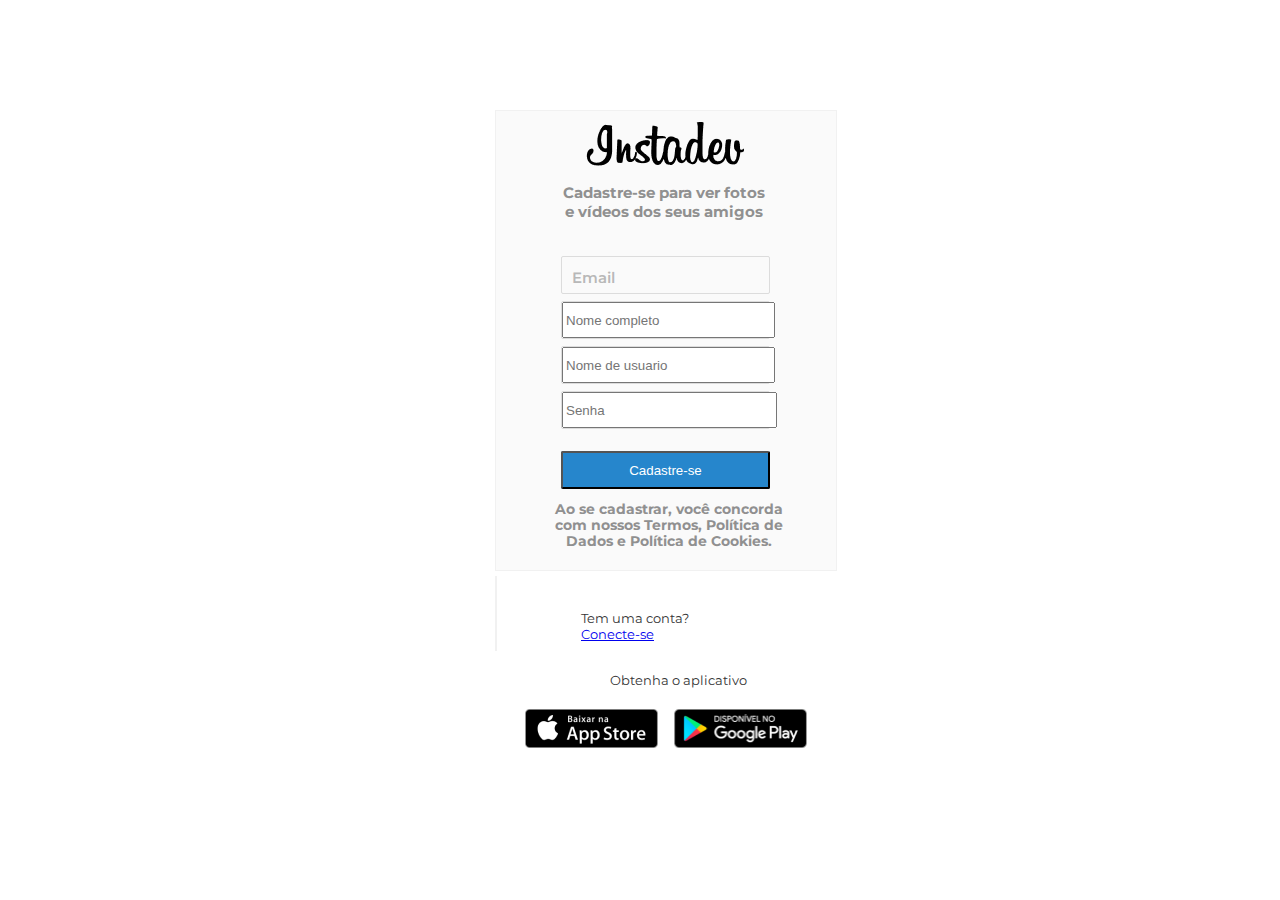
<file: InstaDevFront/Cadastro/Index.html>
<!DOCTYPE html>
<html lang="pt-br">

<head>
    <meta charset="UTF-8">
    <meta name="viewport" content="width=device-width, initial-scale=1.0">
    <link rel="stylesheet" href="CSS/style.css" />
    <title>Cadastro</title>
</head>

<body>
    <header class="boxprincipal">
        <div class="logo">
            <img src="img/Instadev.png" alt="logo Instadev">
        </div>

        <div class="texto1">
            <h2>Cadastre-se para ver fotos <br> e vídeos dos seus amigos</h2>
        </div>

        <div class="box">
            <h3>Email</h3>
        </div>

        <div class="box1">
            <input type="Nome completo" placeholder="Nome completo" style="width: 205px; height: 30px;">
        </div>

        <div class="box2">
            <input type="Nome de usuario" placeholder="Nome de usuario" style="width: 205px; height: 30px;">
        </div>

        <div class="box3">
            <input type="Senha" placeholder="Senha" style="width: 207px; height: 30px;">
        </div> 

        <div class="box4">
            <button type="submit">Cadastre-se</button>
        </div>


        <div class="texto2">
            <h2>Ao se cadastrar, você concorda com nossos Termos, Política de Dados e Política de Cookies.</h2>
        </div>

        <section class="boxprincipal2">
            <div class="text">
                <p>Tem uma conta? <a href="../HTML & CSS - Login/Index.html">Conecte-se</a></p>
            </div>
        </section>

        <section class="final">
            <div class="textfinal">
                <p>Obtenha o aplicativo</p>
            </div>

            <div class="img1">
                <img src="img/app_store 1.png" alt="logo app store">
            </div>

            <div class="img2">
                <img src="img/google_play 1.png" alt="logo google play">
            </div>
        </section>
    </header>

</body>

</html>
</file>
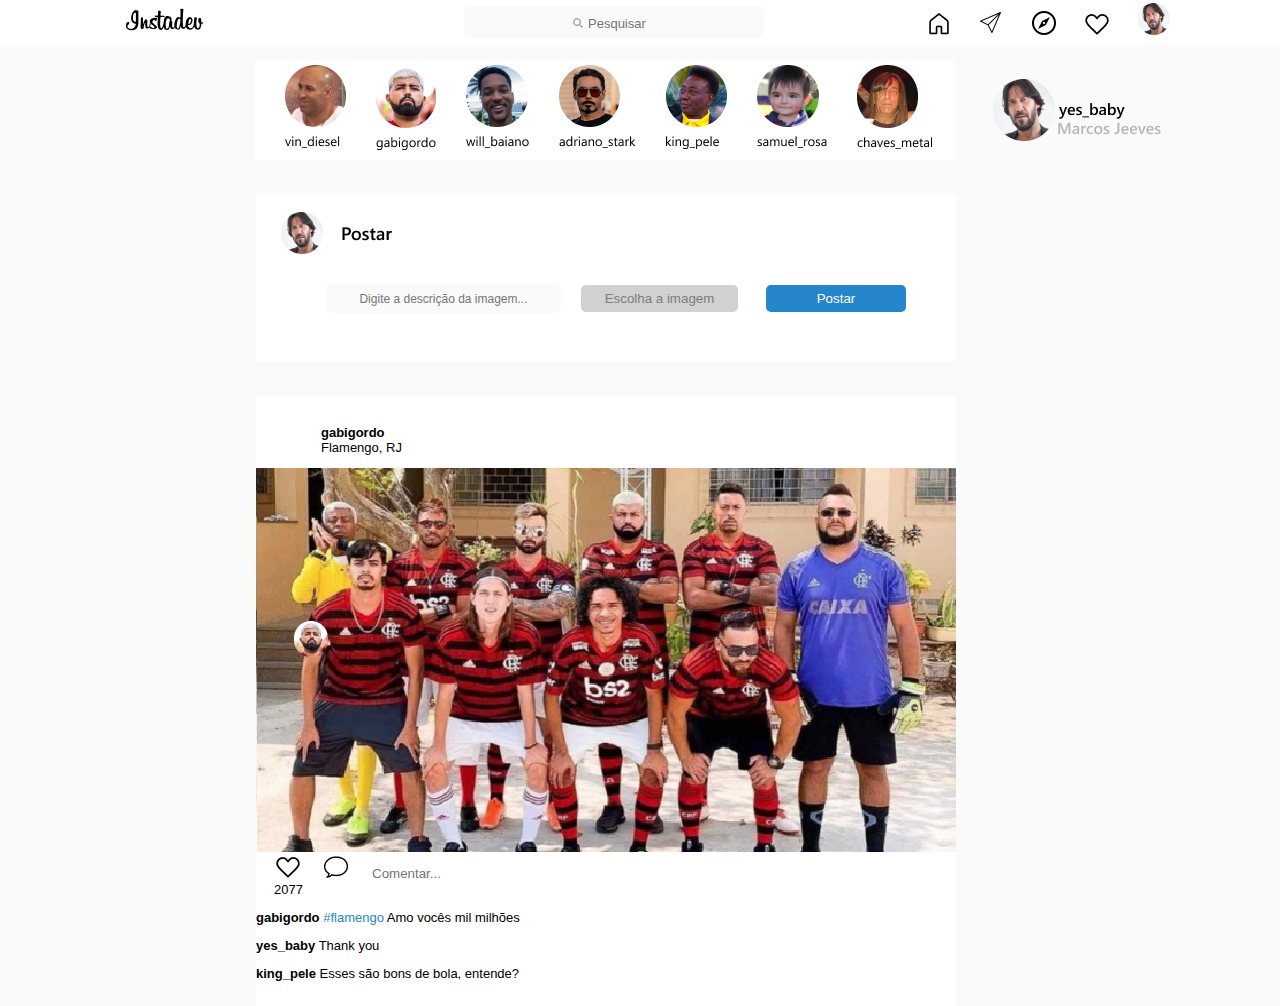
<file: InstaDevFront/Feed/Index.html>
<!DOCTYPE html>
<html lang="pt-br">

<head>
    <meta charset="UTF-8">
    <meta name="viewport" content="width=device-width, initial-scale=1.0">
    <link rel="stylesheet" href="css/style.css" />
    <link rel="stylesheet" href="../Feed/css/style.css">
    <title>Feed</title>
</head>

<body>
    <header class="topo">
        <div class=" content flex-bt-center">
            <div class="menu">
                <div class="logo">
                    <img src="./imgs/Instadev.png">
                </div>

                <div id="divBusca">
                    <a href="../Perfil/Index.html"><img src="imgs/Vector.png" alt="Pesquisar" /></a>
                    <input type="text" id="txtBusca" placeholder="Pesquisar" />
                </div>
                <div class="logos">
                    <img src="imgs/home.png" alt="home" class="logoss">
                    <img src="imgs/plane 1.png" alt="Plano" class="logoss">
                    <img src="imgs/compass 1.png" alt="Compasso" class="logoss">
                    <img src="imgs/coraçao.png" alt="Curtidas" class="logoss">
                    <a href="../Perfil/Index.html"><img src="imgs/thank-you 1.png" alt="Foto do usuário" class="logoss"></a>
                </div>
            </div>
        </div>
    </header>

    <main>
        <section class="storys content flex-bt-center">
            <div class="barra">
                <div class="fotoUM">
                    <img src="imgs/storys/vin-diesel 1.png" alt="foto do usuário" class="foto-story">
                    <br>
                    <img src="imgs/storys/vin_diesel.png" alt="Nome do usuario" class="espacamento">
                </div>

                <div class="fotoDOIS">
                    <img src="imgs/storys/gabigordo 1.png" alt="foto do usuário" class="foto-story">
                    <br>
                    <img src="imgs/storys/gabigordo.png" alt="Nome do usuario" class="espacamento">
                </div>

                <div class="fotoTRES">
                    <img src="imgs/storys/will-baiano 1.png" alt="foto do usuário" class="foto-story">
                    <br>
                    <img src="imgs/storys/will_baiano.png" alt="Nome do usuario" class="espacamento">
                </div>

                <div class="fotoQUATRO">
                    <img src="imgs/storys/tony_stark 1.png" alt="foto do usuário" class="foto-story">
                    <br>
                    <img src="imgs/storys/adriano_stark.png" alt="Nome do usuario" class="espacamento">
                </div>

                <div class="fotoCINCO">
                    <img src="imgs/storys/pele 1.png" alt="foto do usuário" class="foto-story">
                    <br>
                    <img src="imgs/storys/king_pele.png" alt="Nome do usuario" class="espacamento">
                </div>

                <div class="fotoSEIS">
                    <img src="imgs/storys/samuel-rosa-bebê 1.png" alt="foto do usuário" class="foto-story">
                    <br>
                    <img src="imgs/storys/samuel_rosa.png" alt="Nome do usuario" class="espacamento">
                </div>

                <div class="fotoSETE">
                    <img src="imgs/storys/chaves_metal 1.png" alt="foto do usuário" class="foto-story">
                    <br>
                    <img src="imgs/storys/chaves_metal.png" alt="Nome do usuario" class="espacamento">
                </div>
            </div>
        </section>

        <div class="fotoUSUARIO">
            <a href="../Perfil/Index.html"><img src="imgs/storys/thank-you 2.png" alt="foto de perfil do usuario logado" class="descida"></a>

            <img src="imgs/storys/yes_baby.png" alt="nome do usuario" class="sobe">
            <br>
            <img src="imgs/storys/Marcos Jeeves.png" alt="nome original do usuario" class="espacao">
        </div>

        <section class="postar flex-bt-center content">
            <div class="retangulo">
                <div class="imagem-postar">
                    <img src="imgs/Postar/thank-you 3.png" alt="foto de perfil do usuario">
                    <img src="imgs/Postar/Postar.png" alt="texto Postar" class="espaco">
                </div>
                <div class="post">
                    <input type="text" placeholder="Digite a descrição da imagem..." class="descricaoImagem">
                    <button class="btnImagem">Escolha a imagem</button>
                    <button class="btnpostar">Postar</button>
                </div>
            </div>
        </section>

        <section class="postAdicionado flex-bt-center content">
            <div class="card">
                <div class="perfil">
                    <img class="foto-perfil" src="imgs/postAdicionado/gabigordo 2.png" alt="Foto de perfil do usuário">
                    <p class="texto-comentario flutuando"><b>gabigordo</b>
                        <BR> Flamengo, RJ</p>
                </div>
                <img src="imgs/postAdicionado/post-gabigordo 1.png" alt="post feito pelo usuario">
                <div class="icones">
                    <img id="imagem_curtida" src="" onclick="curtiu()" alt="icone curtida">
                    <img src="imgs/postAdicionado/Vector (1).png" alt="icone comentario" class="comentario">
                    <input type="text" placeholder="Comentar..." class="comentario">
                </div>
                <div class="texto-comentario" id="div_mens">2077</div>
                <div class="comentario-adicionado">
                    <p class="texto-comentario"><b>gabigordo</b> <span class="fla">#flamengo</span> <span>Amo vocês mil milhões</p>
            </div>
            <div class="comentario-adicionado-dois">
                <p class="texto-comentario"><b>yes_baby</b><span> Thank you</p>
                </div>
            <div class="comentario-adicionado-tres">
                <p class="texto-comentario"><b>king_pele</b><span> Esses são bons de bola, entende?</p>
            </div>
        </div>
    </section>
</main>
</body>

</html>

<script>
    
    var curtidas = 2077;
    imagem_curtida.src = "imgs/postAdicionado/Vector.png";

    function curtiu() {
        curtidas ++;
        div_mens.innerHTML = `${curtidas}`;
        if (curtidas % 2 == 0) {
            imagem_curtida.src = "imgs/postAdicionado/coracaopintado.png"
            div_mens.innerHTML = `${2078}`
        } else {
            imagem_curtida.src = "imgs/postAdicionado/Vector.png"
            div_mens.innerHTML = `${2077}`
        }
    }


</script>
</file>
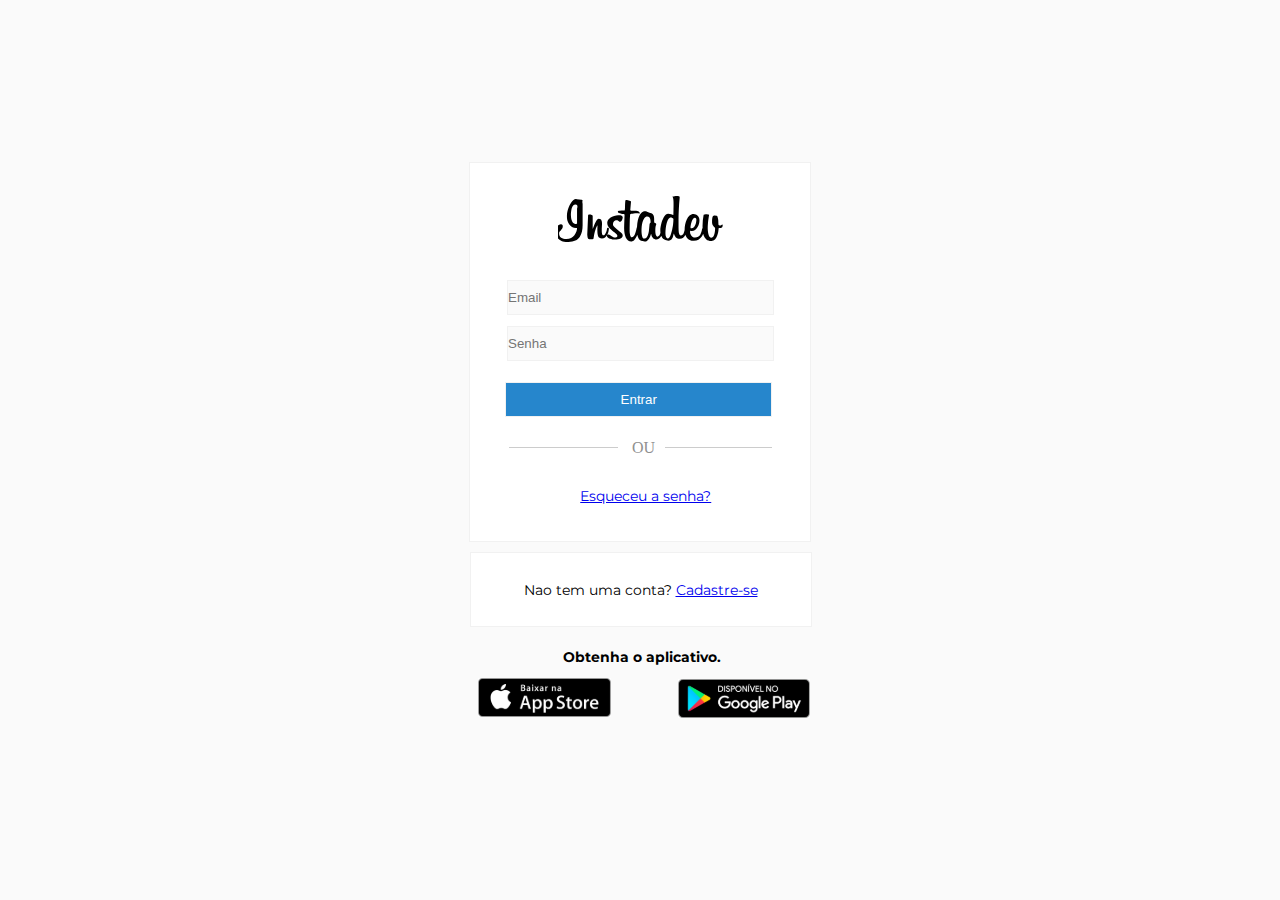
<file: InstaDevFront/HTML & CSS - Login/Index.html>
<!DOCTYPE html>
<html lang="pt-br">
<link rel="stylesheet" href="../HTML & CSS - Login/css/style.css">

<body>
    <main>

        <section class="login-box">
            <div class="login-box-content">
                <picture>
                    <img src="../HTML & CSS - Login/imgs/Instadev (2).svg" alt="Logo da aplicação InstaDev">
                </picture>
                <div class="login-box-container">
                    <p>Nao tem uma conta? <a href="../Cadastro/Index.html">Cadastre-se</a></p>
                </div>


                <div class="login-box-forms">
                    <!-- <form action='@Url.Action("Logar")' method="POST" class="login-box-forms"> -->

                        <input type="email" name="Email" style="width: 267px;" class="email-login" placeholder="Email" />

                        <input type="password" name="Senha" style="width: 267px;" class="senha-login" placeholder="Senha" />

                        <a href="../Feed/Index.html"><input type="submit" style="width: 267px;" value="Entrar" class="submit-login" required/></a>
                        <!-- <div class="erro">@TempData.Peek("Mensagem")</div> -->

                    <!-- </form> -->


                    <p>OU</p>
                    <hr/>
                    <hr class="hr1" />
                    <a href="#">Esqueceu a senha?</a>
                </div>
                <h3>Obtenha o aplicativo.</h3>
                <a href="#">
                    <img class="app-store" src="../HTML & CSS - Login/imgs/app_store 1.svg" alt="Logo da app store">
                    <img class="google-play" src="../HTML & CSS - Login/imgs/google_play 1.svg" alt="Logo do google play">
                </a>
            </div>
        </section>
    </main>
</body>

</html>
</file>
<file: InstaDevFront/Cadastro/CSS/style.css>
@import url('https://fonts.googleapis.com/css2?family=Montserrat:wght@300&display=swap');
body {
    font-family: 'Montserrat', sans-serif;
    ;
}

.boxprincipal {
    position: absolute;
    width: 342px;
    height: 461px;
    left: 495px;
    top: 110px;
    background: #FAFAFA;
    border: 1px solid #F1F1F1;
    box-sizing: border-box;
}

.logo {
    position: absolute;
    width: 165px;
    height: 63px;
    left: 90px;
    top: 10px;
}

.texto1 {
    position: absolute;
    width: 209px;
    left: 63px;
    top: 60px;
    font-size: 10px;
    line-height: 19px;
    text-align: center;
    color: #909090;
}

.box {
    position: absolute;
    width: 209px;
    height: 38px;
    left: 65px;
    top: 145px;
    background: #FAFAFA;
    border: 1px solid #DCDCDC;
    box-sizing: border-box;
    border-radius: 2px;
}

.box h3 {
    position: absolute;
    width: 26px;
    height: 15px;
    left: 10px;
    bottom: -5px;
    color: #afafafe3;
    font-size: 'Montserrat', sans-serif;
    font-style: normal;
    font-weight: 600;
    font-size: 15px;
    line-height: 19px;
}

.box1 {
    position: absolute;
    width: 209px;
    height: 38px;
    left: 65px;
    top: 190px;
    background: #FAFAFA;
    border: 1px solid #DCDCDC;
    box-sizing: border-box;
    border-radius: 2px;
}

.box1 h3 {
    position: absolute;
    width: 209px;
    height: 38px;
    left: 10px;
    top: -5px;
    color: #afafafe3;
    font-size: 'Montserrat', sans-serif;
    font-style: normal;
    font-weight: 600;
    font-size: 15px;
    line-height: 19px;
}

.box2 {
    position: absolute;
    width: 209px;
    height: 38px;
    left: 65px;
    top: 235px;
    background: #FAFAFA;
    border: 1px solid #DCDCDC;
    box-sizing: border-box;
    border-radius: 2px;
}

.box2 h3 {
    position: absolute;
    width: 209px;
    height: 38px;
    left: 10px;
    top: -5px;
    color: #afafafe3;
    font-size: 'Montserrat', sans-serif;
    font-style: normal;
    font-weight: 600;
    font-size: 15px;
    line-height: 19px;
}

.box3 {
    position: absolute;
    width: 209px;
    height: 38px;
    left: 65px;
    top: 280px;
    background: #FAFAFA;
    border: 1px solid #DCDCDC;
    box-sizing: border-box;
    border-radius: 2px;
}

.box3 h3 {
    position: absolute;
    width: 209px;
    height: 38px;
    left: 10px;
    top: -5px;
    color: #afafafe3;
    font-size: 'Montserrat', sans-serif;
    font-style: normal;
    font-weight: 600;
    font-size: 15px;
    line-height: 19px;
}

.box4 button {
    position: absolute;
    width: 209px;
    height: 38px;
    left: 65px;
    top: 340px;
    background-color: #2686CC;
    border-radius: 2px;
    color: #FFFFFF;
}

.texto2 {
    position: absolute;
    width: 254px;
    height: 32px;
    left: 46px;
    top: 379px;
    font-size: 'Montserrat', sans-serif;
    font-style: normal;
    font-weight: normal;
    font-size: 9px;
    line-height: 16px;
    text-align: center;
    color: #909090;
}

.boxprincipal2 {
    position: absolute;
    height: 75px;
    left: -1px;
    top: 465px;
    background: #FAFAFA;
    border: 1px solid #F1F1F1;
    box-sizing: border-box;
}

.boxprincipal2 p {
    position: absolute;
    width: 168px;
    height: 16px;
    left: 85px;
    top: 20px;
    font-size: 'Montserrat', sans-serif;
    font-style: normal;
    font-weight: normal;
    font-size: 13px;
    line-height: 16px;
    color: #353535;
}

.final {
    position: absolute;
    width: 342px;
    height: 99px;
    left: -1px;
    top: 548px;
}

.textfinal p {
    position: absolute;
    height: 16px;
    left: 115px;
    font-size: 'Montserrat', sans-serif;
    font-style: normal;
    font-weight: normal;
    font-size: 13px;
    line-height: 16px;
    color: #353535;
}

.img1 img {
    position: absolute;
    width: 133px;
    height: 39px;
    left: 30px;
    top: 50px;
}

.img2 img {
    position: absolute;
    width: 133px;
    height: 39px;
    right: 30px;
    top: 50px;
}
</file>
<file: InstaDevFront/Feed/css/style.css>
body {
    margin: 0 0 0 0;
    background-color: rgba(250, 250, 250, 1);
}

.topo {
    background-color: white;
}

.menu {
    background-color: white;
    width: 100%;
    height: 45px;
    border: 1px;
    display: flex;
    justify-content: space-around;
}

.content {
    width: 100%;
    max-width: 75em;
    height: 100%;
    margin: auto;
}

.flex-bt-center {
    display: flex;
    justify-content: space-between;
    align-items: center;
}

.logo {
    padding-left: 15px;
    padding-top: 8px;
}

#divBusca {
    background-color: rgba(250, 250, 250, 1);
    width: 300px;
    height: 32px;
    border-radius: 5px;
    border-color: rgba(255, 255, 255, 1);
    margin: 6px 0px 0px 10%;
}

#txtBusca {
    float: left;
    background-color: transparent;
    padding-left: 5px;
    font-size: 13px;
    border: none;
    border-color: rgba(255, 255, 255, 1);
    height: 32px;
    width: 94px;
}

textarea:focus,
input:focus,
select:focus {
    box-shadow: 0 0 0 0;
    border: 0 none;
    outline: 0;
}

#divBusca img {
    float: left;
    padding-top: 12px;
    padding-left: 109px;
}

.logos {
    justify-content: space-between;
}

.logoss {
    padding-left: 25px;
    padding-top: 3px;
}

.storys {
    justify-content: center;
    align-items: center;
}

.barra {
    background-color: white;
    width: 700px;
    height: 100px;
    display: flex;
    margin-right: 70px;
    margin-top: 15px;
}

.foto-story,
.espacamento {
    padding-top: 5px;
    padding-left: 30px;
}

.fotoUSUARIO {
    float: right;
    position: absolute;
    right: 155px;
    top: 79px;
}

.sobe {
    position: relative;
    bottom: 22px;
}

.espacao {
    margin-left: 65px;
    position: absolute;
    bottom: 10px;
}

.retangulo {
    margin: 35px 0 0 18%;
    background-color: white;
    width: 700px;
    height: 166px;
}

.imagem-postar {
    padding: 17px 0px 0 25px;
}

.espaco {
    padding: 0 0 13px 15px;
}

.post {
    margin: 26px 0px 0px 10%;
}

.btnImagem {
    margin: 0 0 0 16px;
}

.btnpostar {
    margin: 0 0 0 24px;
}

.descricaoImagem {
    width: 231px;
    height: 27px;
    font-size: 12px;
    text-align: center;
    background-color: rgba(250, 250, 250, 1);
    color: rgba(171, 171, 171, 1);
    border-radius: 5px;
    box-shadow: 0 0 0 0;
    border: 0 none;
    outline: 0;
}

.btnImagem {
    background-color: rgba(209, 209, 209, 1);
    color: rgba(125, 125, 125, 1);
    border: rgba(125, 125, 125, 1);
    border-radius: 5px;
    width: 157px;
    height: 27px;
}

.btnpostar {
    background-color: rgba(38, 134, 204, 1);
    border: rgba(38, 134, 204, 1);
    color: white;
    width: 140px;
    height: 27px;
    border-radius: 5px;
}

.btnImagem,
.btnpostar .btn:focus {
    outline: thin dotted;
    outline: 0px auto;
    outline-offset: 0px;
}

.btnImagem,
.btnpostar:focus {
    outline: thin dotted;
    outline: 0px auto -webkit-focus-ring-color;
    outline-offset: 0px;
}

.card {
    width: 700px;
    height: 610px;
    background-color: rgba(255, 255, 255, 1);
    margin: 35px 0 0 18%;
}

.perfil {
    margin: 16px 0px 0 13px;
}

.flutuando {
    float: left;
    padding-left: 52px;
}

.flutuar {
    padding-right: 20px;
}

.foto-perfil {
    position: absolute;
    left: 23%;
    bottom: 27%;
}

.icones,
.comentario {
    padding-left: 20px;
}

.comentario {
    border: white;
    color: rgba(175, 175, 175, 1);
}

.texto-comentario {
    font-family: 'Segoe UI', sans-serif;
    font-size: 13px;
}

.fla {
    color: #2686CC;
}

#div_mens {
    padding-left: 18px;
}
</file>
<file: InstaDevFront/HTML & CSS - Login/css/style.css>
@import url('https://fonts.googleapis.com/css2?family=Montserrat:wght@300&display=swap');
:root {
    --background: #FAFAFA;
    --white: #ffffff;
    --blue_button: #2686CC;
    --border-box: #F1F1F1;
    --option-color: #909090;
    --font: 'Montserrat', sans-serif;
    --font-size: 14px;
}

* {
    margin: 0;
    padding: 0;
    border: 0;
    box-sizing: border-box;
    flex-wrap: wrap;
}

body {
    background-color: var(--background);
}

.login-box {
    margin: auto;
    margin-top: 162px;
    width: 21.375em;
    height: 29em;
    display: flex;
}

.login-box img {
    max-width: 10.3125em;
    max-height: 3.9375em;
    margin-left: 88px;
    margin-top: 33px;
    background-color: var(--white);
}

.login-box-content {
    position: absolute;
    box-sizing: border-box;
    border: 1px solid var(--border-box);
    width: 21.375em;
    height: 23.75em;
    /* max-width: 100%; */
    /* max-height: 100%; */
    background-color: var(--white);
    /* background-color: blue; */
}

.login-box-container {
    box-sizing: border-box;
    border: 1px solid var(--border-box);
    margin-top: 19.1em;
    width: 21.375em;
    height: 4.6875em;
    /* max-width: 100%; */
    /* max-height: 100%; */
    background-color: var(--white);
    /* background-color: green; */
}

.login-box-container p {
    text-align: center;
    position: relative;
    /* background-color: red; */
    width: 339px;
    margin-top: 2em;
    font-family: var(--font);
    font-size: var(--font-size);
}

.email-login {
    position: relative;
    background-color: var(--background);
    box-sizing: border-box;
    border: 1px solid var(--border-box);
    top: -26em;
    margin-left: 37px;
    height: 35px;
    background-color: var(--background);
}

.senha-login {
    position: relative;
    background-color: var(--background);
    box-sizing: border-box;
    border: 1px solid var(--border-box);
    top: -25.2em;
    margin-left: 37px;
    height: 35px;
    background-color: var(--background);
}

.submit-login {
    position: relative;
    background-color: var(--background);
    box-sizing: border-box;
    border: 1px solid var(--border-box);
    top: -3.8em;
    margin-left: -75px;
    height: 35px;
    color: var(--white);
    background-color: var(--blue_button);
}

.login-box-forms p {
    position: relative;
    top: -18.3em;
    margin-left: 162px;
    color: var(--option-color);
}

hr {
    width: 109px;
    margin-left: 39px;
    position: relative;
    /* display: block; */
    height: 1px;
    border: 0;
    border-top: 1px solid #ccc;
    padding: 0;
    top: -18.9em;
}

.hr1 {
    width: 107px;
    margin-left: 195px;
    position: relative;
    /* display: block; */
    height: 1px;
    border: 0;
    border-top: 1px solid #ccc;
    padding: 0;
    top: -19em;
}

.login-box-forms a {
    text-align: center;
    position: relative;
    margin-left: 7.875em;
    top: -18.9em;
    width: 267px;
    font-family: var(--font);
    font-size: var(--font-size);
}

.login-box-content h3 {
    text-align: center;
    position: relative;
    margin-left: 2.775em;
    top: -8.7em;
    width: 267px;
    font-family: var(--font);
    font-size: var(--font-size);
}

.app-store {
    position: relative;
    max-width: 132px;
    max-height: 39px;
    right: 5em;
    top: -8.950em;
    float: left;
}

.google-play {
    position: relative;
    max-width: 132px;
    max-height: 39px;
    float: right;
    bottom: 13.385em;
}

.erro {
    color: var(--blue_button);
}
</file>
